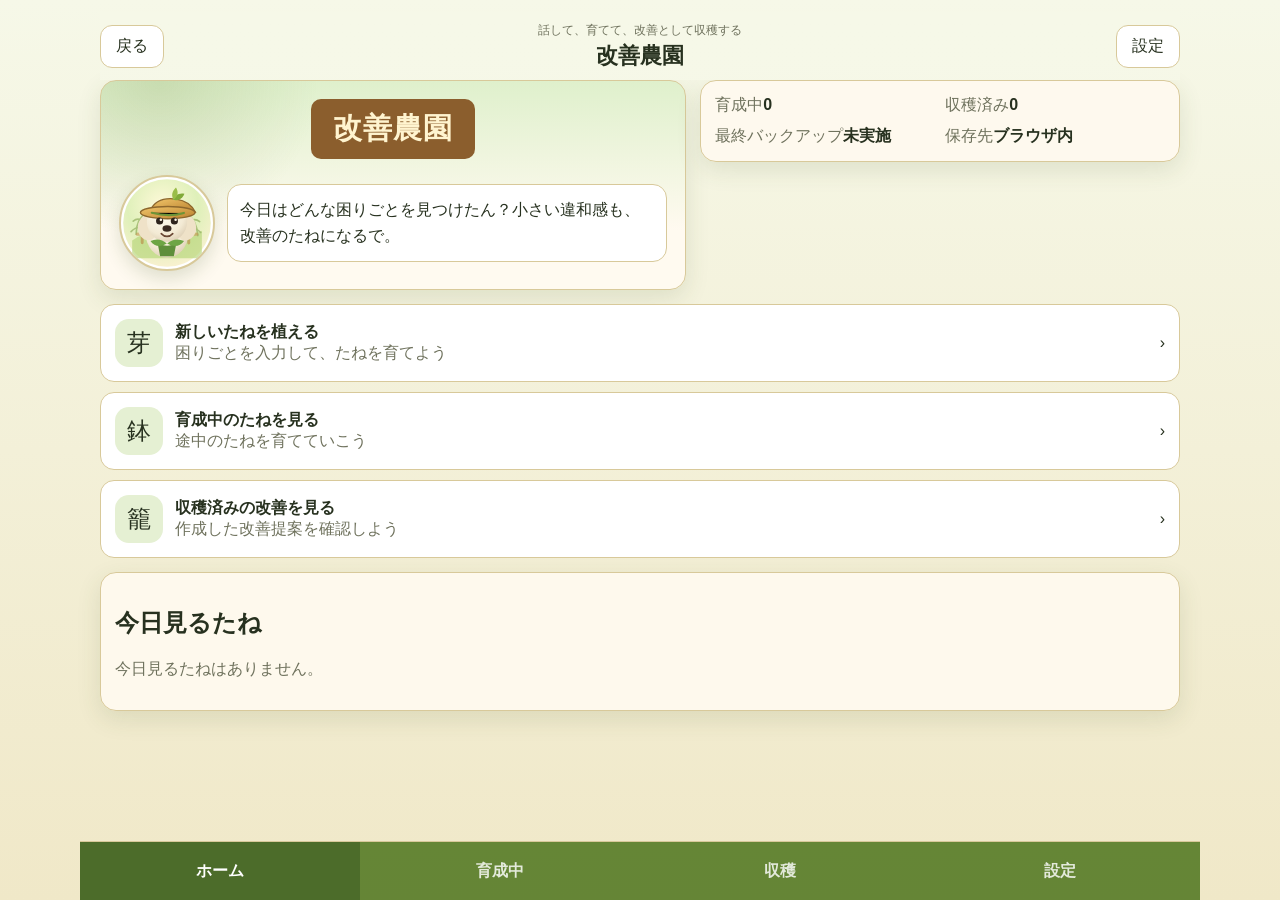
<file: index.html>
<!doctype html>
<html lang="ja">
  <head>
    <meta charset="utf-8" />
    <meta name="viewport" content="width=device-width, initial-scale=1" />
    <meta http-equiv="refresh" content="0; url=kaizen-farm.html" />
    <title>改善農園</title>
    <style>
      body {
        margin: 0;
        min-height: 100vh;
        display: grid;
        place-items: center;
        background: #f6f8e8;
        color: #27311f;
        font-family: -apple-system, BlinkMacSystemFont, "Hiragino Sans", "Yu Gothic", sans-serif;
      }

      main {
        width: min(100% - 32px, 520px);
        padding: 24px;
        border: 1px solid #d8c99a;
        border-radius: 16px;
        background: #fffaf0;
        text-align: center;
      }

      a {
        display: inline-block;
        margin-top: 12px;
        padding: 12px 18px;
        border-radius: 12px;
        background: #5f8230;
        color: #fff;
        font-weight: 700;
        text-decoration: none;
      }
    </style>
  </head>
  <body>
    <main>
      <h1>改善農園</h1>
      <p>自動で開かない場合は、下のボタンから改善農園を開いてください。</p>
      <a href="kaizen-farm.html">改善農園を開く</a>
    </main>
  </body>
</html>
</file>
<file: kaizen-farm.css>
:root {
  color-scheme: light;
  --leaf: #5f8230;
  --leaf-dark: #36551f;
  --soil: #8b5e2d;
  --cream: #fffaf0;
  --paper: #ffffff;
  --line: #d8c99a;
  --text: #27311f;
  --muted: #6f725d;
  --warning: #b5651d;
  --danger: #ad3f32;
  font-family: -apple-system, BlinkMacSystemFont, "Hiragino Sans", "Yu Gothic", sans-serif;
}

* {
  box-sizing: border-box;
}

body {
  margin: 0;
  min-height: 100vh;
  background: linear-gradient(180deg, #f6f8e8 0%, #f0e8c8 100%);
  color: var(--text);
}

button,
input,
textarea,
select {
  font: inherit;
}

button {
  cursor: pointer;
}

.farm-shell {
  width: min(100%, 1120px);
  min-height: 100vh;
  margin: 0 auto;
  padding: 12px 12px 82px;
}

.farm-shell[data-font-size="large"] {
  font-size: 18px;
}

.farm-shell[data-font-size="xlarge"] {
  font-size: 20px;
}

.farm-header {
  position: sticky;
  top: 0;
  z-index: 5;
  display: grid;
  grid-template-columns: 64px 1fr 64px;
  gap: 8px;
  align-items: center;
  padding: 10px 0;
  background: linear-gradient(180deg, #f6f8e8 0%, rgba(246, 248, 232, 0.92) 100%);
}

.farm-header h1 {
  margin: 0;
  text-align: center;
  font-size: 1.35rem;
}

.eyebrow {
  margin: 0 0 2px;
  color: var(--muted);
  text-align: center;
  font-size: 0.76rem;
}

.screen {
  display: grid;
  gap: 14px;
}

.hidden {
  display: none !important;
}

.hero-board,
.farm-card,
.step-card,
.summary-card,
.settings-panel {
  border: 1px solid var(--line);
  border-radius: 16px;
  background: rgba(255, 250, 240, 0.94);
  box-shadow: 0 8px 24px rgba(54, 85, 31, 0.12);
}

.hero-board {
  padding: 18px;
  background:
    radial-gradient(circle at 10% 0%, rgba(95, 130, 48, 0.18), transparent 28%),
    linear-gradient(180deg, #dff0cc 0%, #fffaf0 72%);
}

.wood-sign {
  width: fit-content;
  margin: 0 auto 16px;
  padding: 10px 22px;
  border-radius: 10px;
  background: var(--soil);
  color: #fff4cf;
  font-size: 1.8rem;
  font-weight: 800;
  letter-spacing: 0.04em;
}

.character-row {
  display: flex;
  gap: 12px;
  align-items: center;
}

.character-avatar {
  flex: 0 0 auto;
  width: 96px;
  height: 96px;
  border: 2px solid var(--line);
  border-radius: 50%;
  display: block;
  overflow: hidden;
  background: var(--paper);
  box-shadow: 0 8px 18px rgba(54, 85, 31, 0.16);
}

.character-avatar-image {
  display: block;
  width: 100%;
  height: 100%;
  object-fit: cover;
  object-position: center;
}

.farm-shell[data-character-mode="minimal"] .character-avatar {
  width: 56px;
  height: 56px;
}

.farm-shell[data-character-mode="off"] .character-row {
  display: none;
}

.speech {
  flex: 1;
  padding: 12px;
  border: 1px solid var(--line);
  border-radius: 14px;
  background: var(--paper);
  line-height: 1.6;
}

.action-list {
  display: grid;
  gap: 10px;
}

.action-card {
  display: grid;
  grid-template-columns: 48px 1fr auto;
  gap: 12px;
  align-items: center;
  width: 100%;
  padding: 14px;
  border: 1px solid var(--line);
  border-radius: 14px;
  background: var(--paper);
  color: var(--text);
  text-align: left;
}

.action-icon {
  width: 48px;
  height: 48px;
  display: grid;
  place-items: center;
  border-radius: 14px;
  background: #e5f0d3;
  font-size: 1.5rem;
}

.primary-button,
.secondary-button,
.ghost-button,
.icon-button,
.danger-button {
  min-height: 42px;
  border-radius: 12px;
  border: 1px solid var(--line);
  padding: 10px 14px;
}

.primary-button {
  border-color: var(--leaf);
  background: var(--leaf);
  color: white;
  font-weight: 700;
}

.secondary-button,
.ghost-button,
.icon-button {
  background: var(--paper);
  color: var(--text);
}

.danger-button {
  border-color: #dfb3a9;
  background: #fff1ed;
  color: var(--danger);
}

.stats-grid,
.settings-grid {
  display: grid;
  grid-template-columns: repeat(2, minmax(0, 1fr));
  gap: 10px;
}

.farm-card,
.step-card,
.summary-card,
.settings-panel {
  padding: 14px;
}

.muted {
  color: var(--muted);
}

.step-dots {
  display: flex;
  justify-content: center;
  gap: 8px;
}

.step-dot {
  width: 32px;
  height: 32px;
  border: 1px solid var(--line);
  border-radius: 50%;
  display: grid;
  place-items: center;
  background: var(--paper);
  color: var(--muted);
  font-weight: 700;
}

.step-dot.active {
  border-color: var(--leaf);
  background: var(--leaf);
  color: white;
}

.field-stack {
  display: grid;
  gap: 12px;
}

label {
  display: grid;
  gap: 6px;
  font-weight: 700;
}

input,
textarea,
select {
  width: 100%;
  border: 1px solid var(--line);
  border-radius: 12px;
  background: var(--paper);
  padding: 10px 12px;
  color: var(--text);
}

textarea {
  min-height: 86px;
  resize: vertical;
}

.button-row {
  display: grid;
  grid-template-columns: 1fr 1fr;
  gap: 10px;
}

.summary-table {
  display: grid;
  border: 1px solid var(--line);
  border-radius: 12px;
  overflow: hidden;
  background: var(--paper);
}

.summary-row {
  display: grid;
  grid-template-columns: 112px 1fr;
  border-bottom: 1px solid var(--line);
}

.summary-row:last-child {
  border-bottom: 0;
}

.summary-row strong {
  padding: 10px;
  background: #fff2ce;
}

.summary-row span {
  padding: 10px;
  white-space: pre-wrap;
}

.bottom-nav {
  position: fixed;
  right: 0;
  bottom: 0;
  left: 0;
  z-index: 8;
  display: grid;
  grid-template-columns: repeat(4, 1fr);
  max-width: 1120px;
  margin: 0 auto;
  border-top: 1px solid var(--line);
  background: rgba(95, 130, 48, 0.96);
}

.nav-button {
  min-height: 58px;
  border: 0;
  background: transparent;
  color: rgba(255, 255, 255, 0.82);
  font-weight: 700;
}

.nav-button.active {
  background: rgba(54, 85, 31, 0.52);
  color: white;
}

.toast {
  position: fixed;
  right: 14px;
  bottom: 76px;
  left: 14px;
  z-index: 10;
  max-width: 460px;
  margin: 0 auto;
  padding: 12px 14px;
  border-radius: 12px;
  background: var(--leaf-dark);
  color: white;
  text-align: center;
}

@media (min-width: 820px) {
  .farm-shell {
    padding-right: 20px;
    padding-left: 20px;
  }

  .screen.two-column {
    grid-template-columns: 1fr 1fr;
    align-items: start;
  }

  .home-grid {
    display: grid;
    grid-template-columns: 1.1fr 0.9fr;
    gap: 14px;
    align-items: start;
  }
}

@media print {
  body {
    background: white;
  }

  .farm-header,
  .bottom-nav,
  .button-row,
  .toast {
    display: none !important;
  }

  .farm-shell {
    width: 100%;
    padding: 0;
  }

  .screen:not(#harvestScreen),
  .character-row {
    display: none !important;
  }

  #harvestScreen {
    display: block !important;
  }

  .summary-card {
    box-shadow: none;
    border-color: #999;
  }
}
</file>
